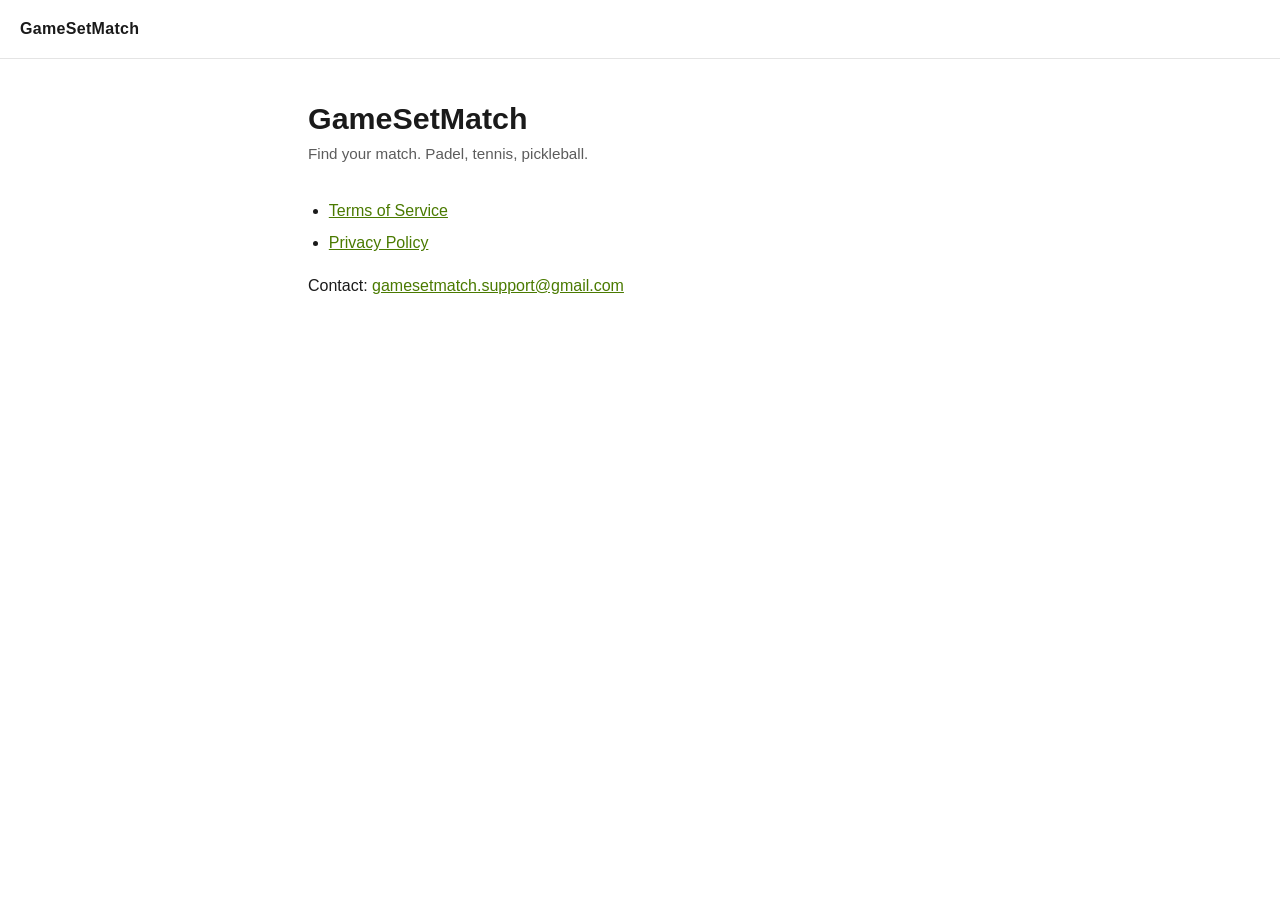
<file: index.html>
<!DOCTYPE html>
<html lang="en">
<head>
<meta charset="utf-8">
<meta name="viewport" content="width=device-width, initial-scale=1">
<title>GameSetMatch — Legal</title>
<meta name="description" content="Legal documents for the GameSetMatch (GSM) app.">
<link rel="stylesheet" href="style.css">
</head>
<body>
<header class="site"><a href="./">GameSetMatch</a></header>
<main>
<h1>GameSetMatch</h1>
<p class="meta">Find your match. Padel, tennis, pickleball.</p>
<ul>
  <li><a href="terms/">Terms of Service</a></li>
  <li><a href="privacy/">Privacy Policy</a></li>
</ul>
<p>Contact: <a href="mailto:gamesetmatch.support@gmail.com">gamesetmatch.support@gmail.com</a></p>
</main>
</body>
</html>
</file>
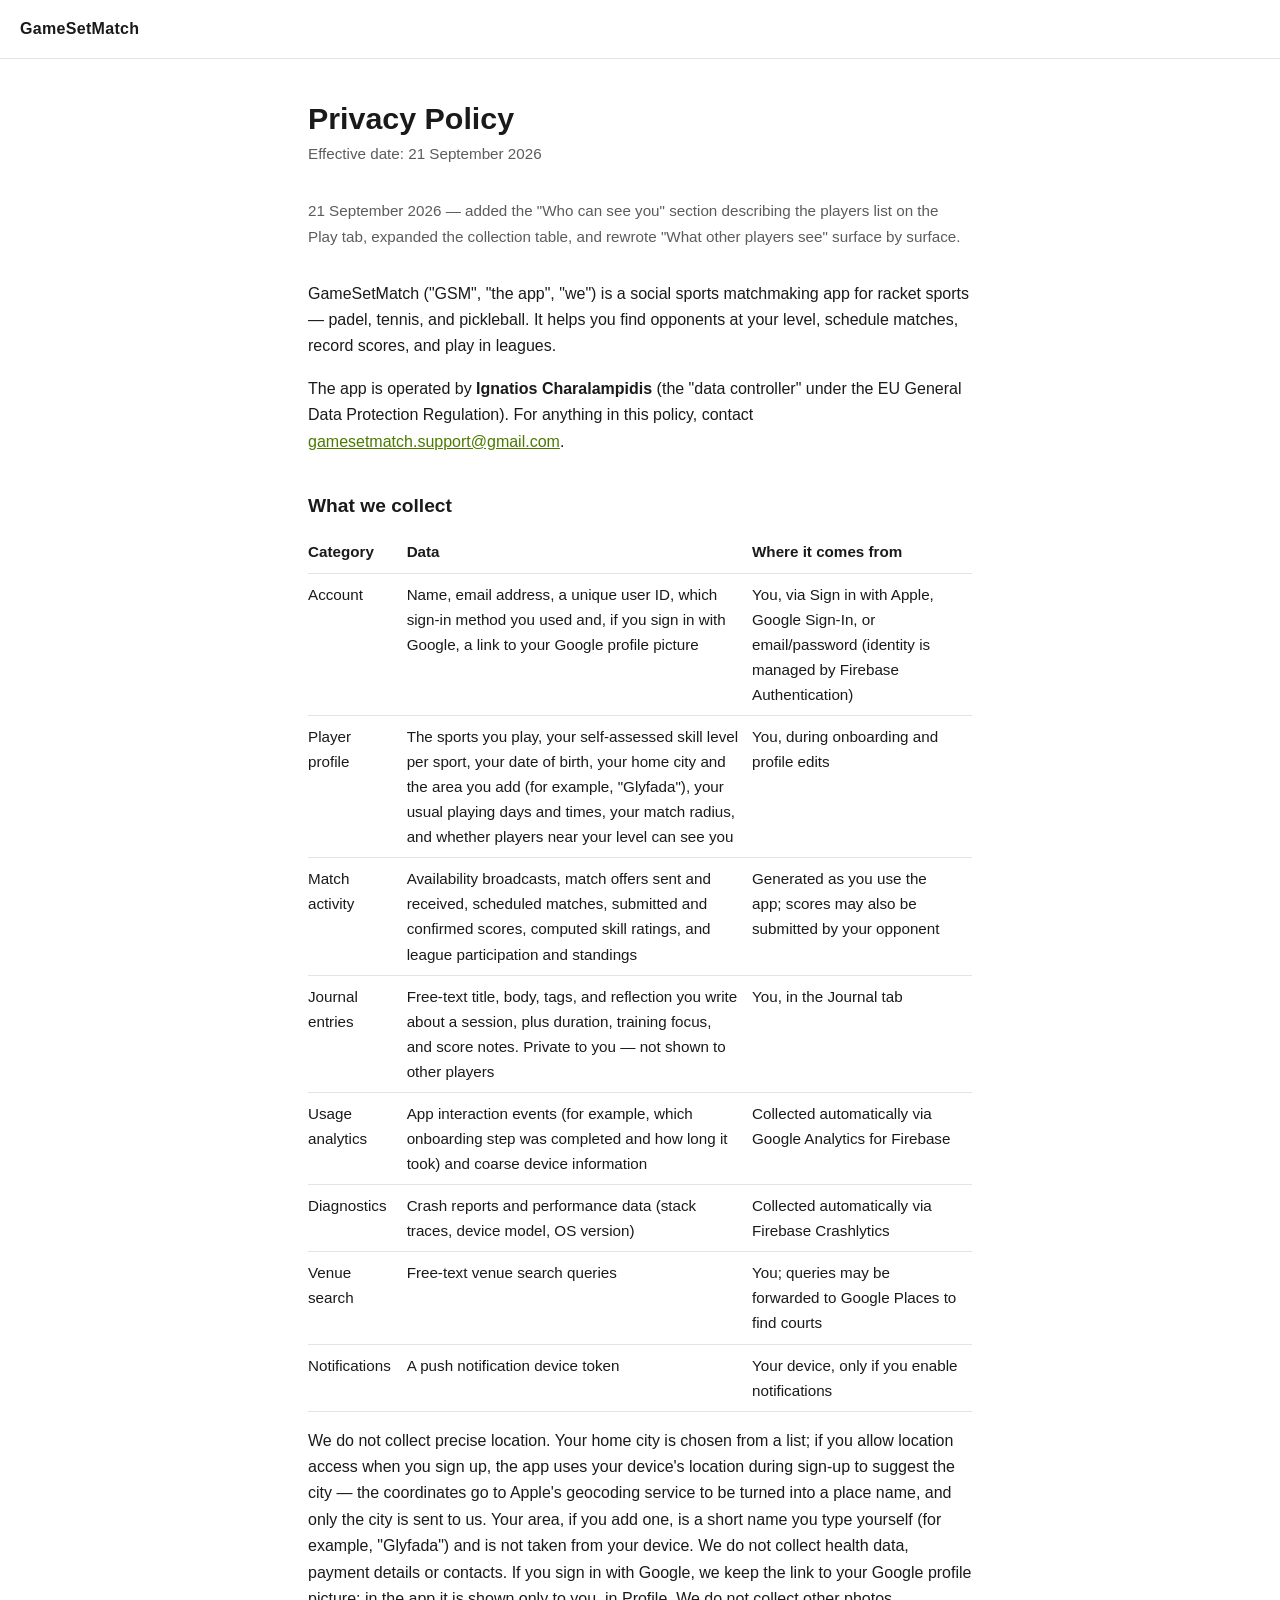
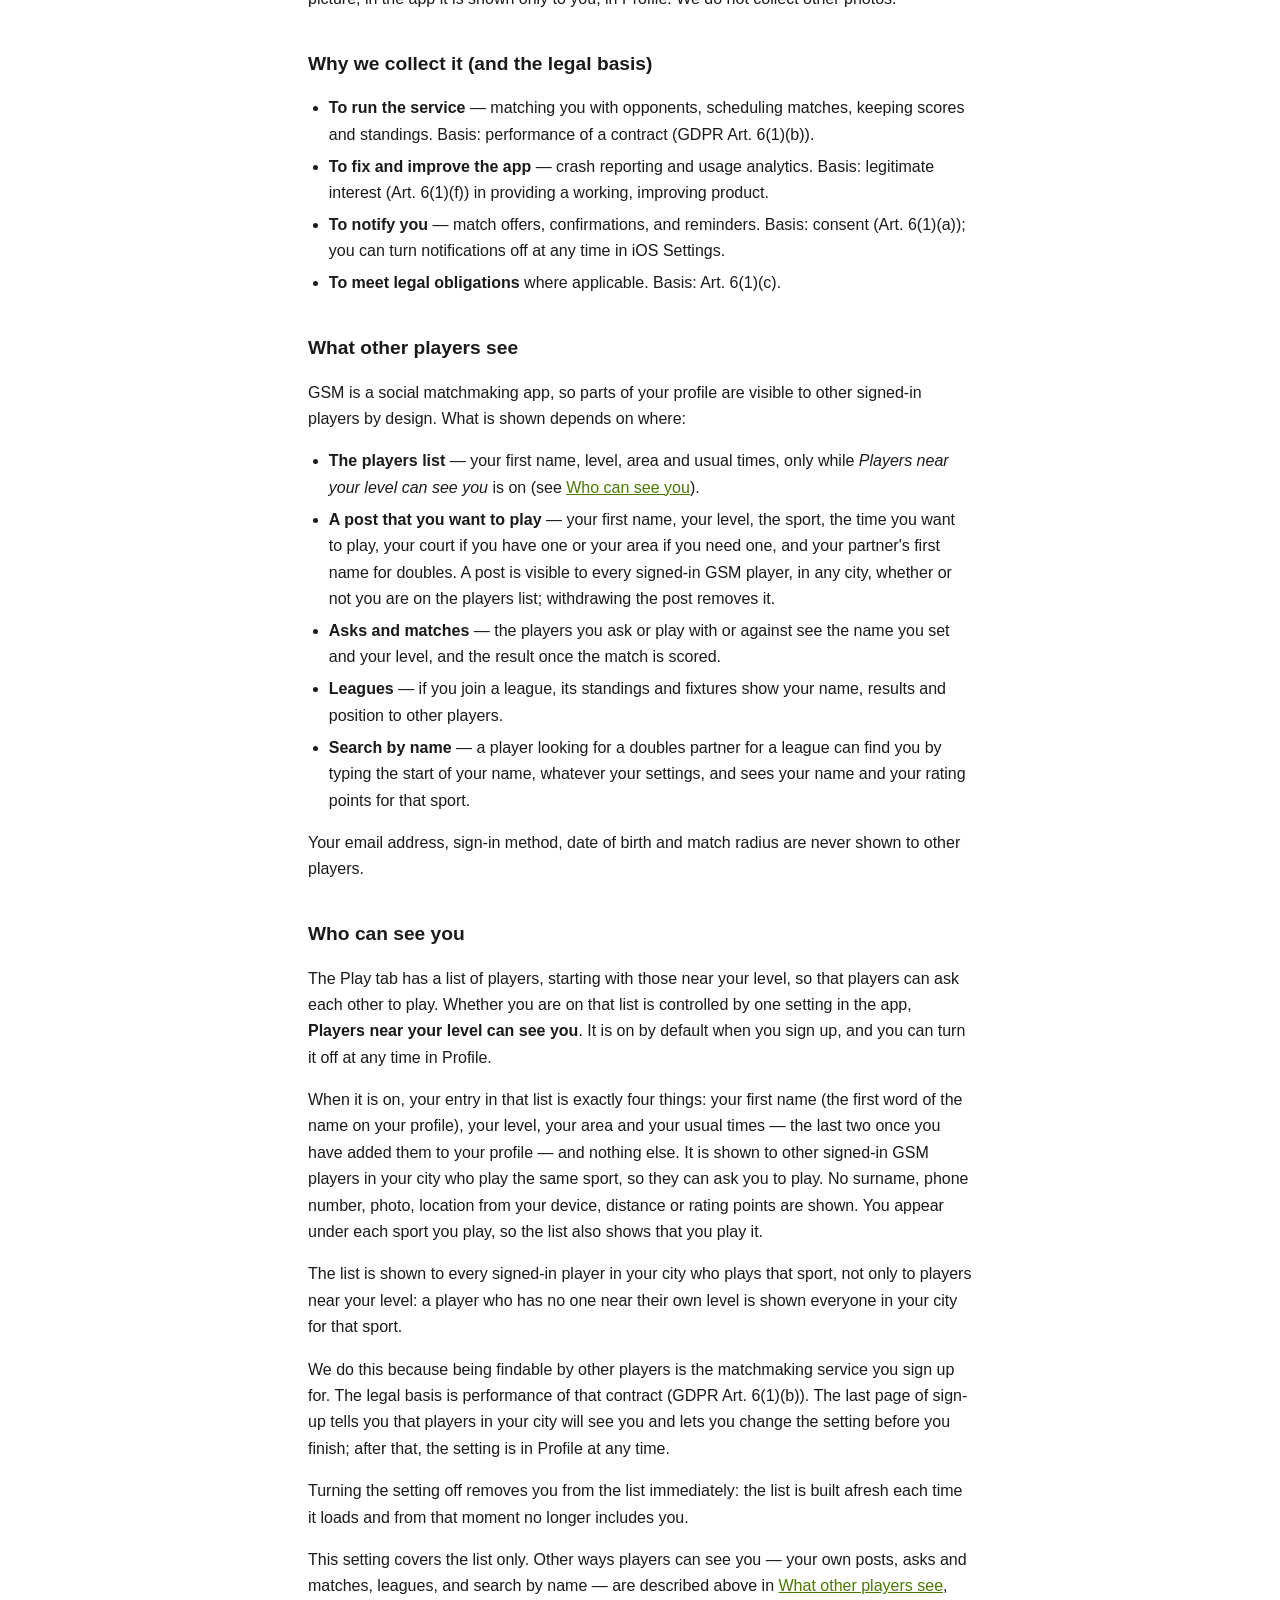
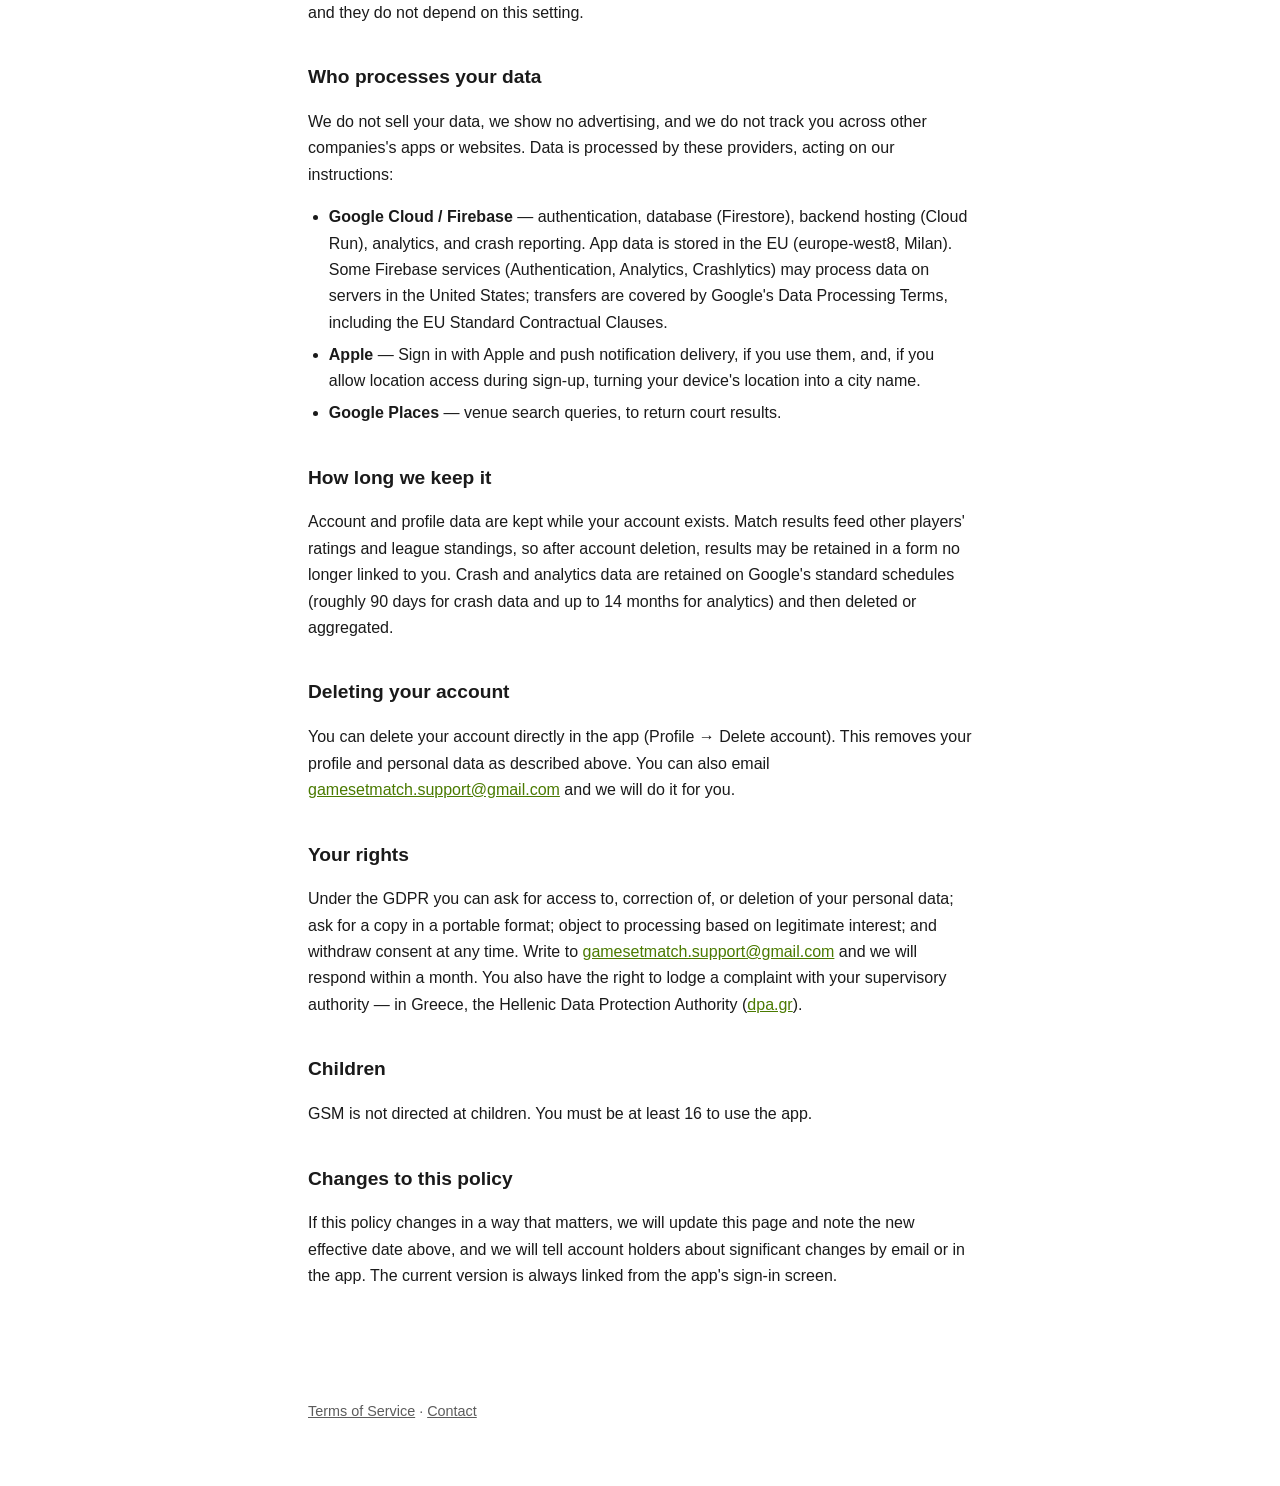
<file: privacy/index.html>
<!DOCTYPE html>
<html lang="en">
<head>
<meta charset="utf-8">
<meta name="viewport" content="width=device-width, initial-scale=1">
<title>Privacy Policy — GameSetMatch</title>
<meta name="description" content="Privacy Policy for the GameSetMatch (GSM) app.">
<link rel="stylesheet" href="../style.css">
</head>
<body>
<header class="site"><a href="../">GameSetMatch</a></header>
<main>
<h1>Privacy Policy</h1>
<p class="meta">Effective date: 21 September 2026</p>
<p class="meta">21 September 2026 — added the "Who can see you" section describing the
players list on the Play tab, expanded the collection table, and rewrote "What
other players see" surface by surface.</p>

<p>GameSetMatch ("GSM", "the app", "we") is a social sports matchmaking app for
racket sports — padel, tennis, and pickleball. It helps you find opponents at
your level, schedule matches, record scores, and play in leagues.</p>

<p>The app is operated by <strong>Ignatios Charalampidis</strong> (the "data
controller" under the EU General Data Protection Regulation). For anything in
this policy, contact
<a href="mailto:gamesetmatch.support@gmail.com">gamesetmatch.support@gmail.com</a>.</p>

<h2>What we collect</h2>
<table>
  <tr><th>Category</th><th>Data</th><th>Where it comes from</th></tr>
  <tr>
    <td>Account</td>
    <td>Name, email address, a unique user ID, which sign-in method you used and,
    if you sign in with Google, a link to your Google profile picture</td>
    <td>You, via Sign in with Apple, Google Sign-In, or email/password (identity is managed by Firebase Authentication)</td>
  </tr>
  <tr>
    <td>Player profile</td>
    <td>The sports you play, your self-assessed skill level per sport, your date of birth,
    your home city and the area you add (for example, "Glyfada"), your usual playing days and
    times, your match radius, and whether players near your level can see you</td>
    <td>You, during onboarding and profile edits</td>
  </tr>
  <tr>
    <td>Match activity</td>
    <td>Availability broadcasts, match offers sent and received, scheduled matches, submitted and confirmed scores, computed skill ratings, and league participation and standings</td>
    <td>Generated as you use the app; scores may also be submitted by your opponent</td>
  </tr>
  <tr>
    <td>Journal entries</td>
    <td>Free-text title, body, tags, and reflection you write about a session, plus duration, training focus, and score notes. Private to you — not shown to other players</td>
    <td>You, in the Journal tab</td>
  </tr>
  <tr>
    <td>Usage analytics</td>
    <td>App interaction events (for example, which onboarding step was completed and how long it took) and coarse device information</td>
    <td>Collected automatically via Google Analytics for Firebase</td>
  </tr>
  <tr>
    <td>Diagnostics</td>
    <td>Crash reports and performance data (stack traces, device model, OS version)</td>
    <td>Collected automatically via Firebase Crashlytics</td>
  </tr>
  <tr>
    <td>Venue search</td>
    <td>Free-text venue search queries</td>
    <td>You; queries may be forwarded to Google Places to find courts</td>
  </tr>
  <tr>
    <td>Notifications</td>
    <td>A push notification device token</td>
    <td>Your device, only if you enable notifications</td>
  </tr>
</table>

<p>We do not collect precise location. Your home city is chosen from a list; if
you allow location access when you sign up, the app uses your device's location
during sign-up to suggest the city — the coordinates go to Apple's geocoding service to
be turned into a place name, and only the city is sent to us. Your area, if you
add one, is a short name you type yourself (for example, "Glyfada") and is not
taken from your device. We do not collect health data, payment details or
contacts. If you sign in with Google, we keep the link to your Google profile
picture; in the app it is shown only to you, in Profile. We do not collect
other photos.</p>

<h2>Why we collect it (and the legal basis)</h2>
<ul>
  <li><strong>To run the service</strong> — matching you with opponents, scheduling
  matches, keeping scores and standings. Basis: performance of a contract
  (GDPR Art. 6(1)(b)).</li>
  <li><strong>To fix and improve the app</strong> — crash reporting and usage
  analytics. Basis: legitimate interest (Art. 6(1)(f)) in providing a working,
  improving product.</li>
  <li><strong>To notify you</strong> — match offers, confirmations, and reminders.
  Basis: consent (Art. 6(1)(a)); you can turn notifications off at any time in
  iOS Settings.</li>
  <li><strong>To meet legal obligations</strong> where applicable. Basis:
  Art. 6(1)(c).</li>
</ul>

<h2 id="what-other-players-see">What other players see</h2>
<p>GSM is a social matchmaking app, so parts of your profile are visible to
other signed-in players by design. What is shown depends on where:</p>
<ul>
  <li><strong>The players list</strong> — your first name, level, area and usual
  times, only while <em>Players near your level can see you</em> is on (see
  <a href="#who-can-see-you">Who can see you</a>).</li>
  <li><strong>A post that you want to play</strong> — your first name, your level,
  the sport, the time you want to play, your court if you have one or your area if
  you need one, and your partner's first name for doubles. A post is visible to
  every signed-in GSM player, in any city, whether or not you are on the players
  list; withdrawing the post removes it.</li>
  <li><strong>Asks and matches</strong> — the players you ask or play with or
  against see the name you set and your level, and the result once the match is
  scored.</li>
  <li><strong>Leagues</strong> — if you join a league, its standings and fixtures
  show your name, results and position to other players.</li>
  <li><strong>Search by name</strong> — a player looking for a doubles partner for
  a league can find you by typing the start of your name, whatever your settings,
  and sees your name and your rating points for that sport.</li>
</ul>
<p>Your email address, sign-in method, date of birth and match radius are never
shown to other players.</p>

<h2 id="who-can-see-you">Who can see you</h2>
<p>The Play tab has a list of players, starting with those near your level, so
that players can ask each other to play. Whether you are on that list is
controlled by one setting in the app, <strong>Players near your level can see
you</strong>. It is on by default when you sign up, and you can turn it off at
any time in Profile.</p>
<p>When it is on, your entry in that list is exactly four things: your first
name (the first word of the name on your profile), your level, your area and
your usual times — the last two once you have added them to your profile — and
nothing else. It is shown to other signed-in GSM players in your city who play
the same sport, so they can ask you to play. No surname, phone number, photo,
location from your device, distance or rating points are shown. You appear
under each sport you play, so the list also shows that you play it.</p>
<p>The list is shown to every signed-in player in your city who plays that
sport, not only to players near your level: a player who has no one near their
own level is shown everyone in your city for that sport.</p>
<p>We do this because being findable by other players is the matchmaking
service you sign up for. The legal basis is performance of that contract
(GDPR Art. 6(1)(b)). The last page of sign-up tells you that players in your
city will see you and lets you change the setting before you finish; after
that, the setting is in Profile at any time.</p>
<p>Turning the setting off removes you from the list immediately: the list is
built afresh each time it loads and from that moment no longer includes
you.</p>
<p>This setting covers the list only. Other ways players can see you — your own
posts, asks and matches, leagues, and search by name — are described above in
<a href="#what-other-players-see">What other players see</a>, and they do not
depend on this setting.</p>

<h2>Who processes your data</h2>
<p>We do not sell your data, we show no advertising, and we do not track you
across other companies's apps or websites. Data is processed by these
providers, acting on our instructions:</p>
<ul>
  <li><strong>Google Cloud / Firebase</strong> — authentication, database
  (Firestore), backend hosting (Cloud Run), analytics, and crash reporting.
  App data is stored in the EU (europe-west8, Milan). Some Firebase services
  (Authentication, Analytics, Crashlytics) may process data on servers in the
  United States; transfers are covered by Google's Data Processing Terms,
  including the EU Standard Contractual Clauses.</li>
  <li><strong>Apple</strong> — Sign in with Apple and push notification
  delivery, if you use them, and, if you allow location access during sign-up,
  turning your device's location into a city name.</li>
  <li><strong>Google Places</strong> — venue search queries, to return court
  results.</li>
</ul>

<h2>How long we keep it</h2>
<p>Account and profile data are kept while your account exists. Match results
feed other players' ratings and league standings, so after account deletion,
results may be retained in a form no longer linked to you. Crash and analytics
data are retained on Google's standard schedules (roughly 90 days for crash
data and up to 14 months for analytics) and then deleted or aggregated.</p>

<h2>Deleting your account</h2>
<p>You can delete your account directly in the app (Profile → Delete account).
This removes your profile and personal data as described above. You can also
email <a href="mailto:gamesetmatch.support@gmail.com">gamesetmatch.support@gmail.com</a>
and we will do it for you.</p>

<h2>Your rights</h2>
<p>Under the GDPR you can ask for access to, correction of, or deletion of your
personal data; ask for a copy in a portable format; object to processing based
on legitimate interest; and withdraw consent at any time. Write to
<a href="mailto:gamesetmatch.support@gmail.com">gamesetmatch.support@gmail.com</a> and we
will respond within a month. You also have the right to lodge a complaint with
your supervisory authority — in Greece, the Hellenic Data Protection Authority
(<a href="https://www.dpa.gr" rel="noopener">dpa.gr</a>).</p>

<h2>Children</h2>
<p>GSM is not directed at children. You must be at least 16 to use the app.</p>

<h2>Changes to this policy</h2>
<p>If this policy changes in a way that matters, we will update this page and
note the new effective date above, and we will tell account holders about
significant changes by email or in the app. The current version is always
linked from the app's sign-in screen.</p>
</main>
<footer class="site">
  <p><a href="../terms/">Terms of Service</a> · <a href="mailto:gamesetmatch.support@gmail.com">Contact</a></p>
</footer>
</body>
</html>
</file>
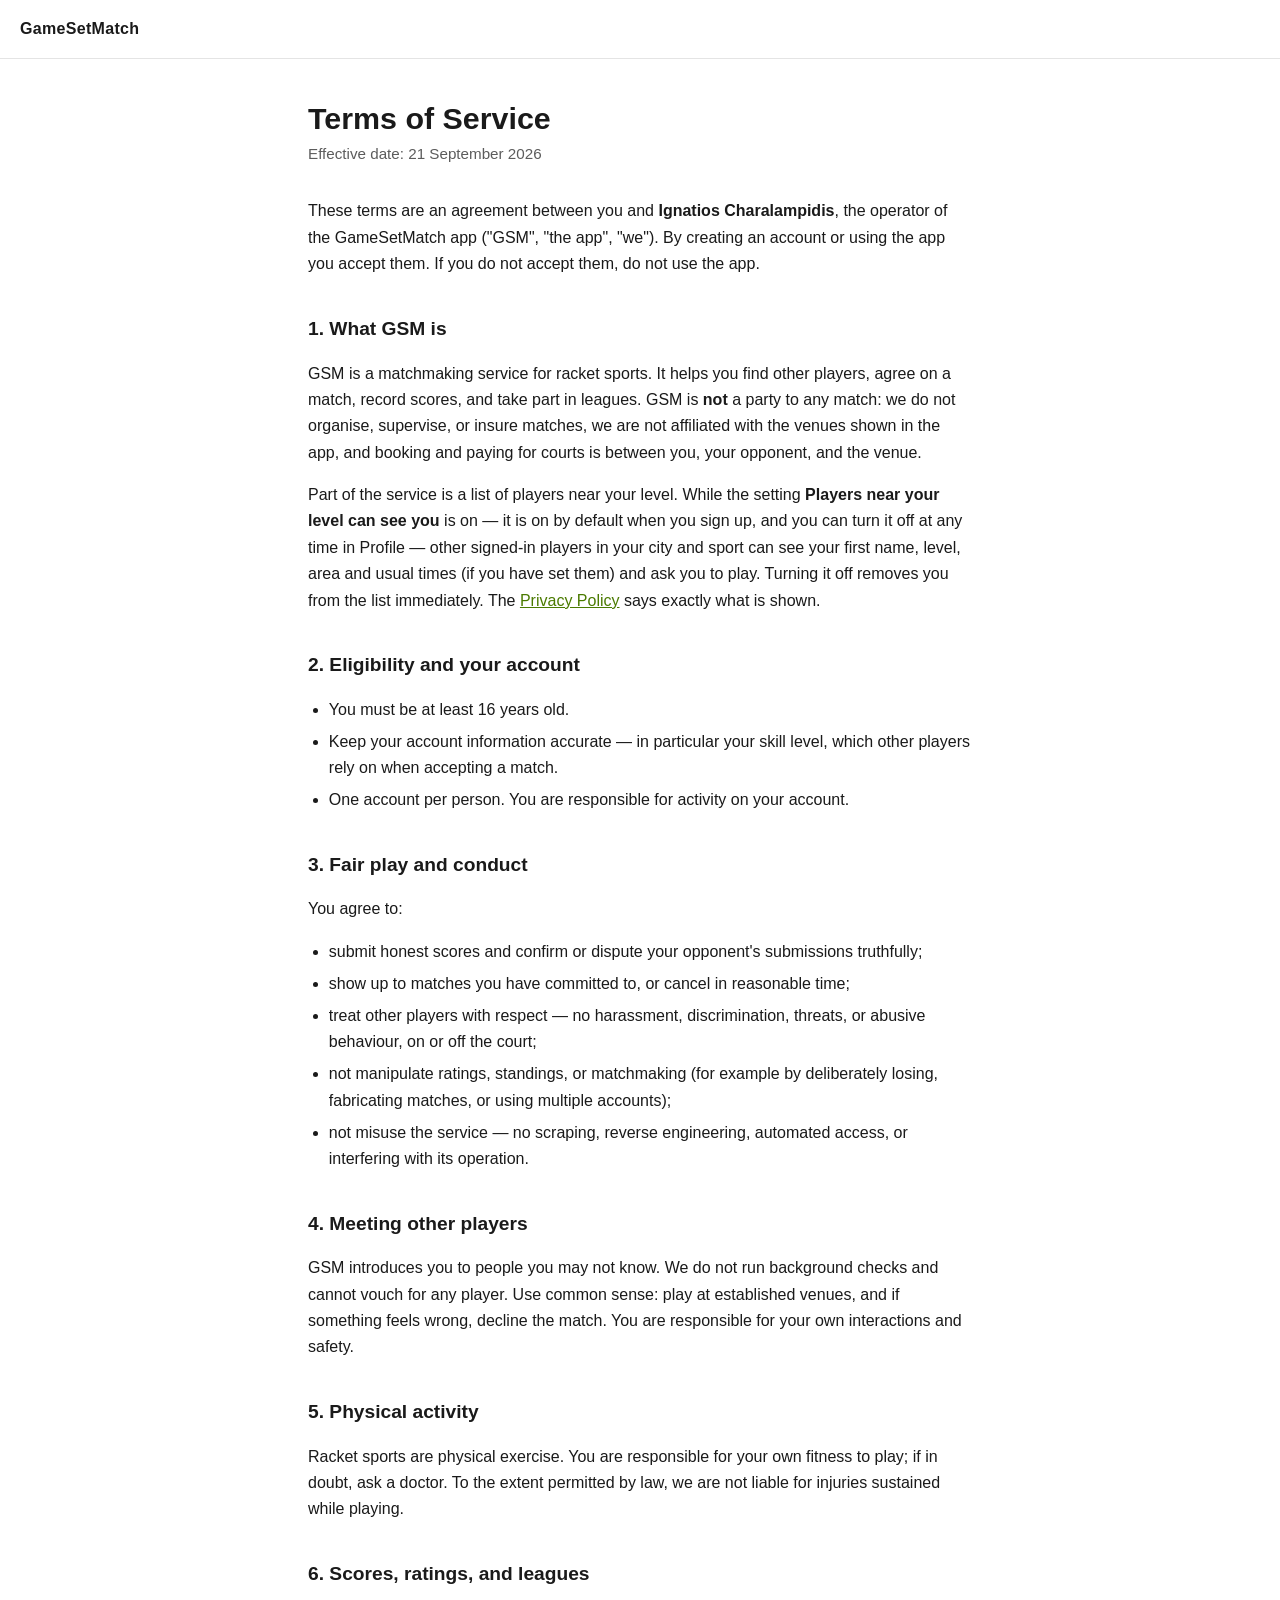
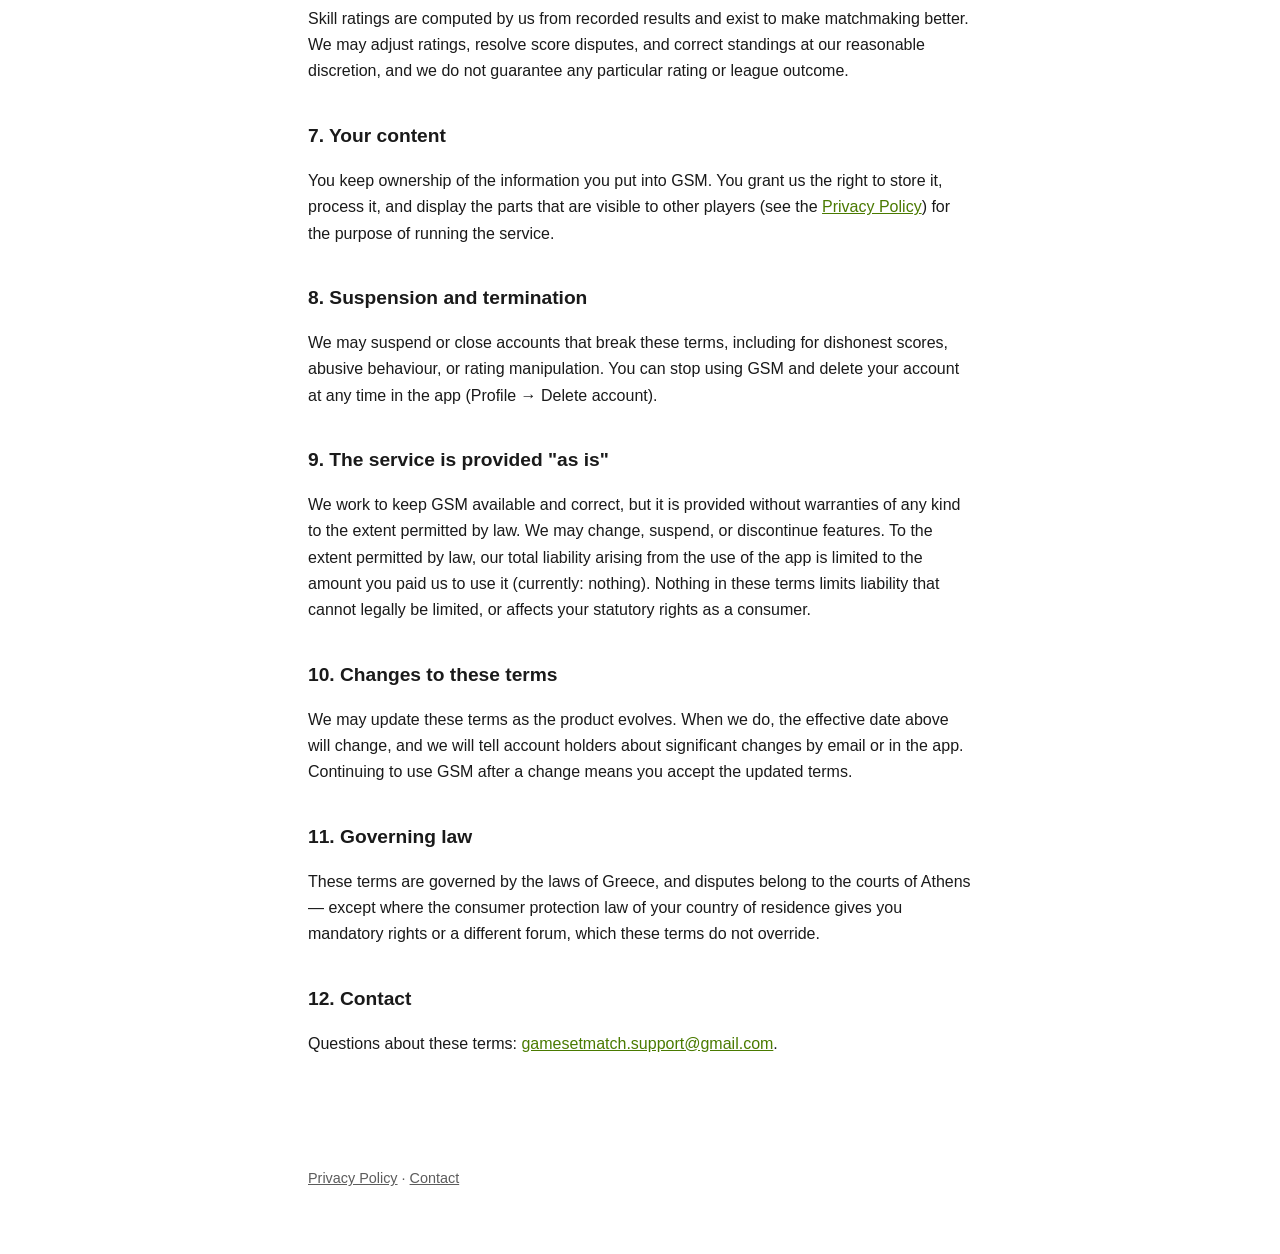
<file: terms/index.html>
<!DOCTYPE html>
<html lang="en">
<head>
<meta charset="utf-8">
<meta name="viewport" content="width=device-width, initial-scale=1">
<title>Terms of Service — GameSetMatch</title>
<meta name="description" content="Terms of Service for the GameSetMatch (GSM) app.">
<link rel="stylesheet" href="../style.css">
</head>
<body>
<header class="site"><a href="../">GameSetMatch</a></header>
<main>
<h1>Terms of Service</h1>
<p class="meta">Effective date: 21 September 2026</p>

<p>These terms are an agreement between you and <strong>Ignatios
Charalampidis</strong>, the operator of the GameSetMatch app ("GSM", "the app",
"we"). By creating an account or using the app you accept them. If you do not
accept them, do not use the app.</p>

<h2>1. What GSM is</h2>
<p>GSM is a matchmaking service for racket sports. It helps you find other
players, agree on a match, record scores, and take part in leagues. GSM is
<strong>not</strong> a party to any match: we do not organise, supervise, or
insure matches, we are not affiliated with the venues shown in the app, and
booking and paying for courts is between you, your opponent, and the venue.</p>
<p>Part of the service is a list of players near your level. While the setting
<strong>Players near your level can see you</strong> is on — it is on by
default when you sign up, and you can turn it off at any time in Profile —
other signed-in players in your city and sport can see your first name, level,
area and usual times (if you have set them) and ask you to play. Turning it off
removes you from the list immediately. The
<a href="../privacy/#who-can-see-you">Privacy Policy</a> says exactly what is
shown.</p>

<h2>2. Eligibility and your account</h2>
<ul>
  <li>You must be at least 16 years old.</li>
  <li>Keep your account information accurate — in particular your skill level,
  which other players rely on when accepting a match.</li>
  <li>One account per person. You are responsible for activity on your
  account.</li>
</ul>

<h2>3. Fair play and conduct</h2>
<p>You agree to:</p>
<ul>
  <li>submit honest scores and confirm or dispute your opponent's submissions
  truthfully;</li>
  <li>show up to matches you have committed to, or cancel in reasonable
  time;</li>
  <li>treat other players with respect — no harassment, discrimination, threats,
  or abusive behaviour, on or off the court;</li>
  <li>not manipulate ratings, standings, or matchmaking (for example by
  deliberately losing, fabricating matches, or using multiple accounts);</li>
  <li>not misuse the service — no scraping, reverse engineering, automated
  access, or interfering with its operation.</li>
</ul>

<h2>4. Meeting other players</h2>
<p>GSM introduces you to people you may not know. We do not run background
checks and cannot vouch for any player. Use common sense: play at established
venues, and if something feels wrong, decline the match. You are responsible
for your own interactions and safety.</p>

<h2>5. Physical activity</h2>
<p>Racket sports are physical exercise. You are responsible for your own
fitness to play; if in doubt, ask a doctor. To the extent permitted by law, we
are not liable for injuries sustained while playing.</p>

<h2>6. Scores, ratings, and leagues</h2>
<p>Skill ratings are computed by us from recorded results and exist to make
matchmaking better. We may adjust ratings, resolve score disputes, and correct
standings at our reasonable discretion, and we do not guarantee any particular
rating or league outcome.</p>

<h2>7. Your content</h2>
<p>You keep ownership of the information you put into GSM. You grant us the
right to store it, process it, and display the parts that are visible to other
players (see the <a href="../privacy/#what-other-players-see">Privacy Policy</a>) for
the purpose of running the service.</p>

<h2>8. Suspension and termination</h2>
<p>We may suspend or close accounts that break these terms, including for
dishonest scores, abusive behaviour, or rating manipulation. You can stop using
GSM and delete your account at any time in the app (Profile → Delete
account).</p>

<h2>9. The service is provided "as is"</h2>
<p>We work to keep GSM available and correct, but it is provided without
warranties of any kind to the extent permitted by law. We may change, suspend,
or discontinue features. To the extent permitted by law, our total liability
arising from the use of the app is limited to the amount you paid us to use it
(currently: nothing). Nothing in these terms limits liability that cannot
legally be limited, or affects your statutory rights as a consumer.</p>

<h2>10. Changes to these terms</h2>
<p>We may update these terms as the product evolves. When we do, the effective
date above will change, and we will tell account holders about significant
changes by email or in the app. Continuing to use GSM after a change means you
accept the updated terms.</p>

<h2>11. Governing law</h2>
<p>These terms are governed by the laws of Greece, and disputes belong to the
courts of Athens — except where the consumer protection law of your country of
residence gives you mandatory rights or a different forum, which these terms do
not override.</p>

<h2>12. Contact</h2>
<p>Questions about these terms:
<a href="mailto:gamesetmatch.support@gmail.com">gamesetmatch.support@gmail.com</a>.</p>
</main>
<footer class="site">
  <p><a href="../privacy/">Privacy Policy</a> · <a href="mailto:gamesetmatch.support@gmail.com">Contact</a></p>
</footer>
</body>
</html>
</file>
<file: style.css>
/* GSM legal pages — shared stylesheet. Deliberately plain: these are documents,
   not app UI. Light/dark via prefers-color-scheme. */
:root {
  --bg: #ffffff;
  --text: #1a1a1a;
  --muted: #5c5c5c;
  --accent: #4a7a00;
  --rule: #e4e4e4;
}
@media (prefers-color-scheme: dark) {
  :root {
    --bg: #121212;
    --text: #e5e2e1;
    --muted: #a8a8a8;
    --accent: #bdfc00;
    --rule: #2a2a2a;
  }
}
* { box-sizing: border-box; }
body {
  margin: 0;
  background: var(--bg);
  color: var(--text);
  font: 16px/1.65 -apple-system, BlinkMacSystemFont, "Segoe UI", Roboto, Helvetica, Arial, sans-serif;
}
main {
  max-width: 44rem;
  margin: 0 auto;
  padding: 2.5rem 1.25rem 5rem;
}
header.site {
  border-bottom: 1px solid var(--rule);
  padding: 1rem 1.25rem;
}
header.site a {
  color: var(--text);
  text-decoration: none;
  font-weight: 700;
  letter-spacing: 0.02em;
}
h1 { font-size: 1.9rem; line-height: 1.25; margin: 0 0 0.25rem; }
h2 { font-size: 1.2rem; margin: 2.2rem 0 0.6rem; }
p.meta { color: var(--muted); margin: 0 0 2rem; font-size: 0.95rem; }
a { color: var(--accent); }
ul { padding-left: 1.3rem; }
li { margin: 0.35rem 0; }
table { border-collapse: collapse; width: 100%; font-size: 0.95rem; }
th, td { text-align: left; padding: 0.5rem 0.75rem 0.5rem 0; vertical-align: top; border-bottom: 1px solid var(--rule); }
footer.site {
  max-width: 44rem;
  margin: 0 auto;
  padding: 0 1.25rem 3rem;
  color: var(--muted);
  font-size: 0.9rem;
}
footer.site a { color: var(--muted); }
</file>
